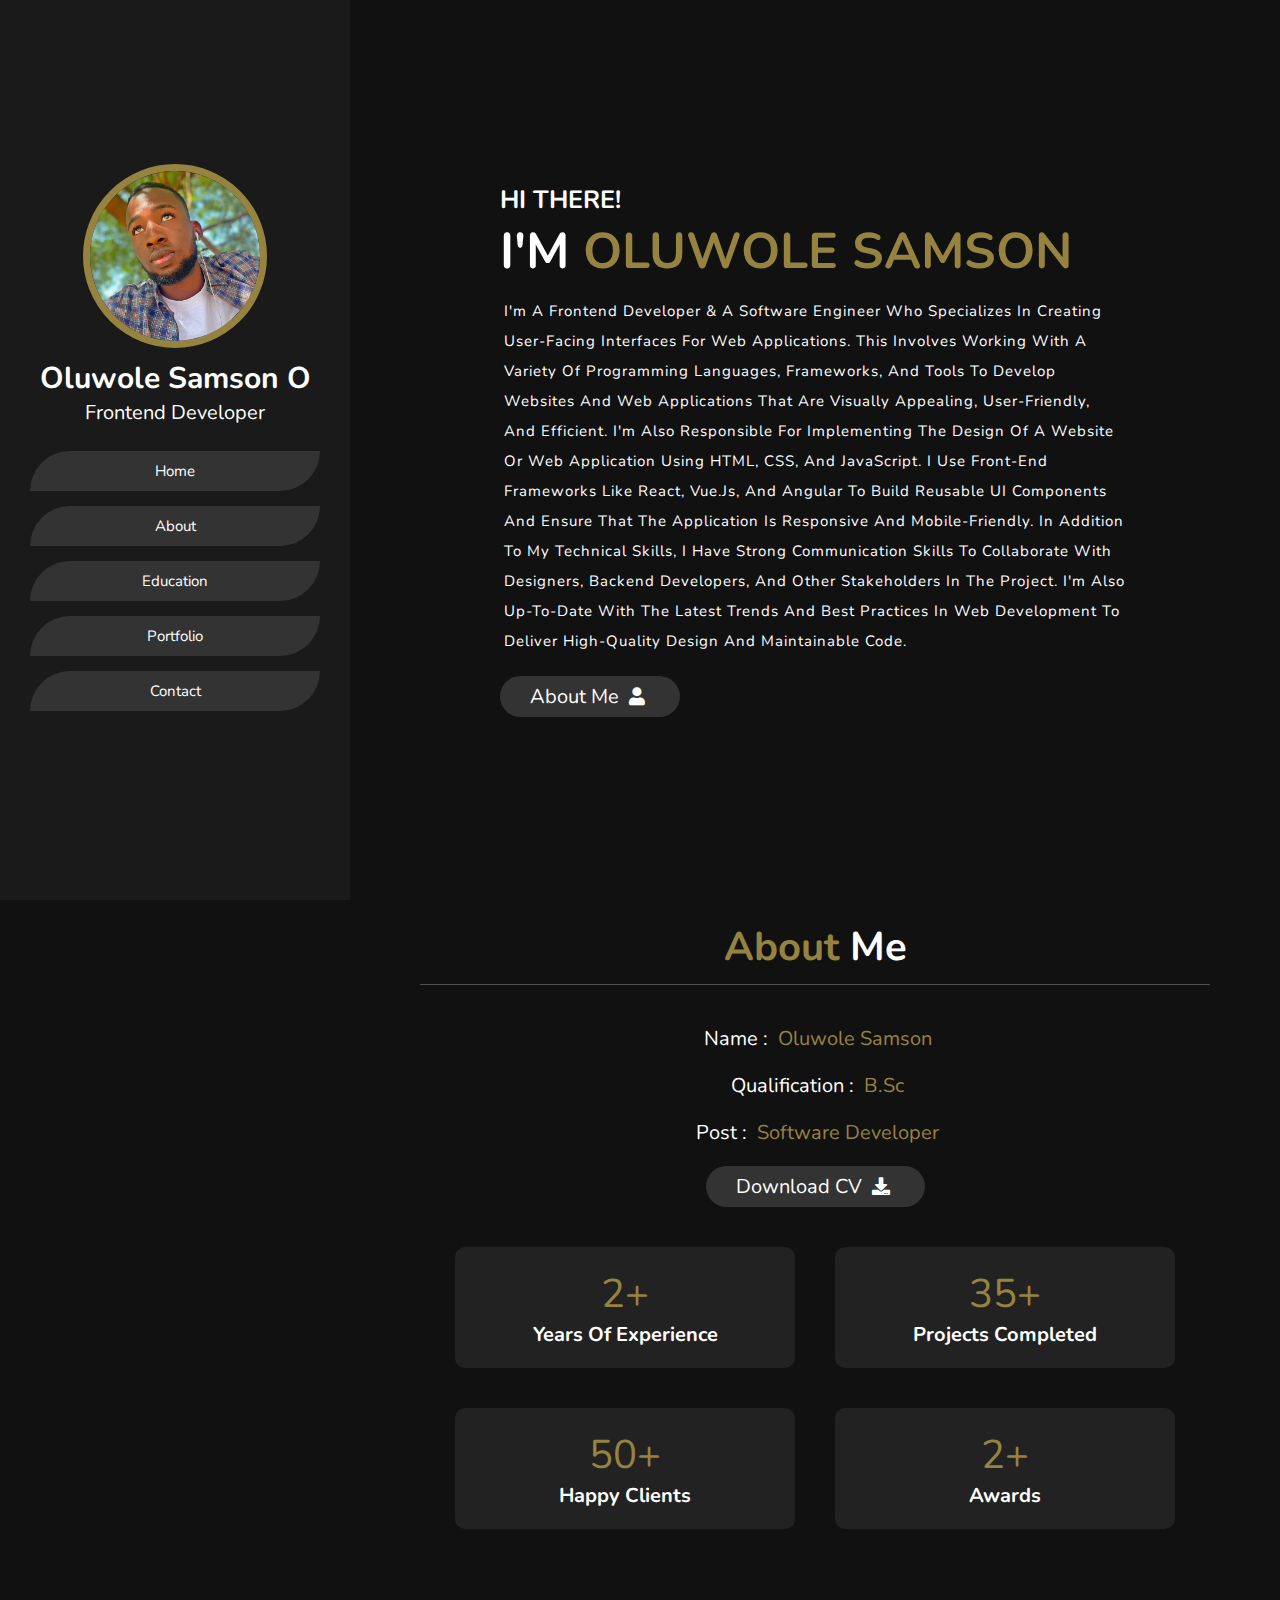
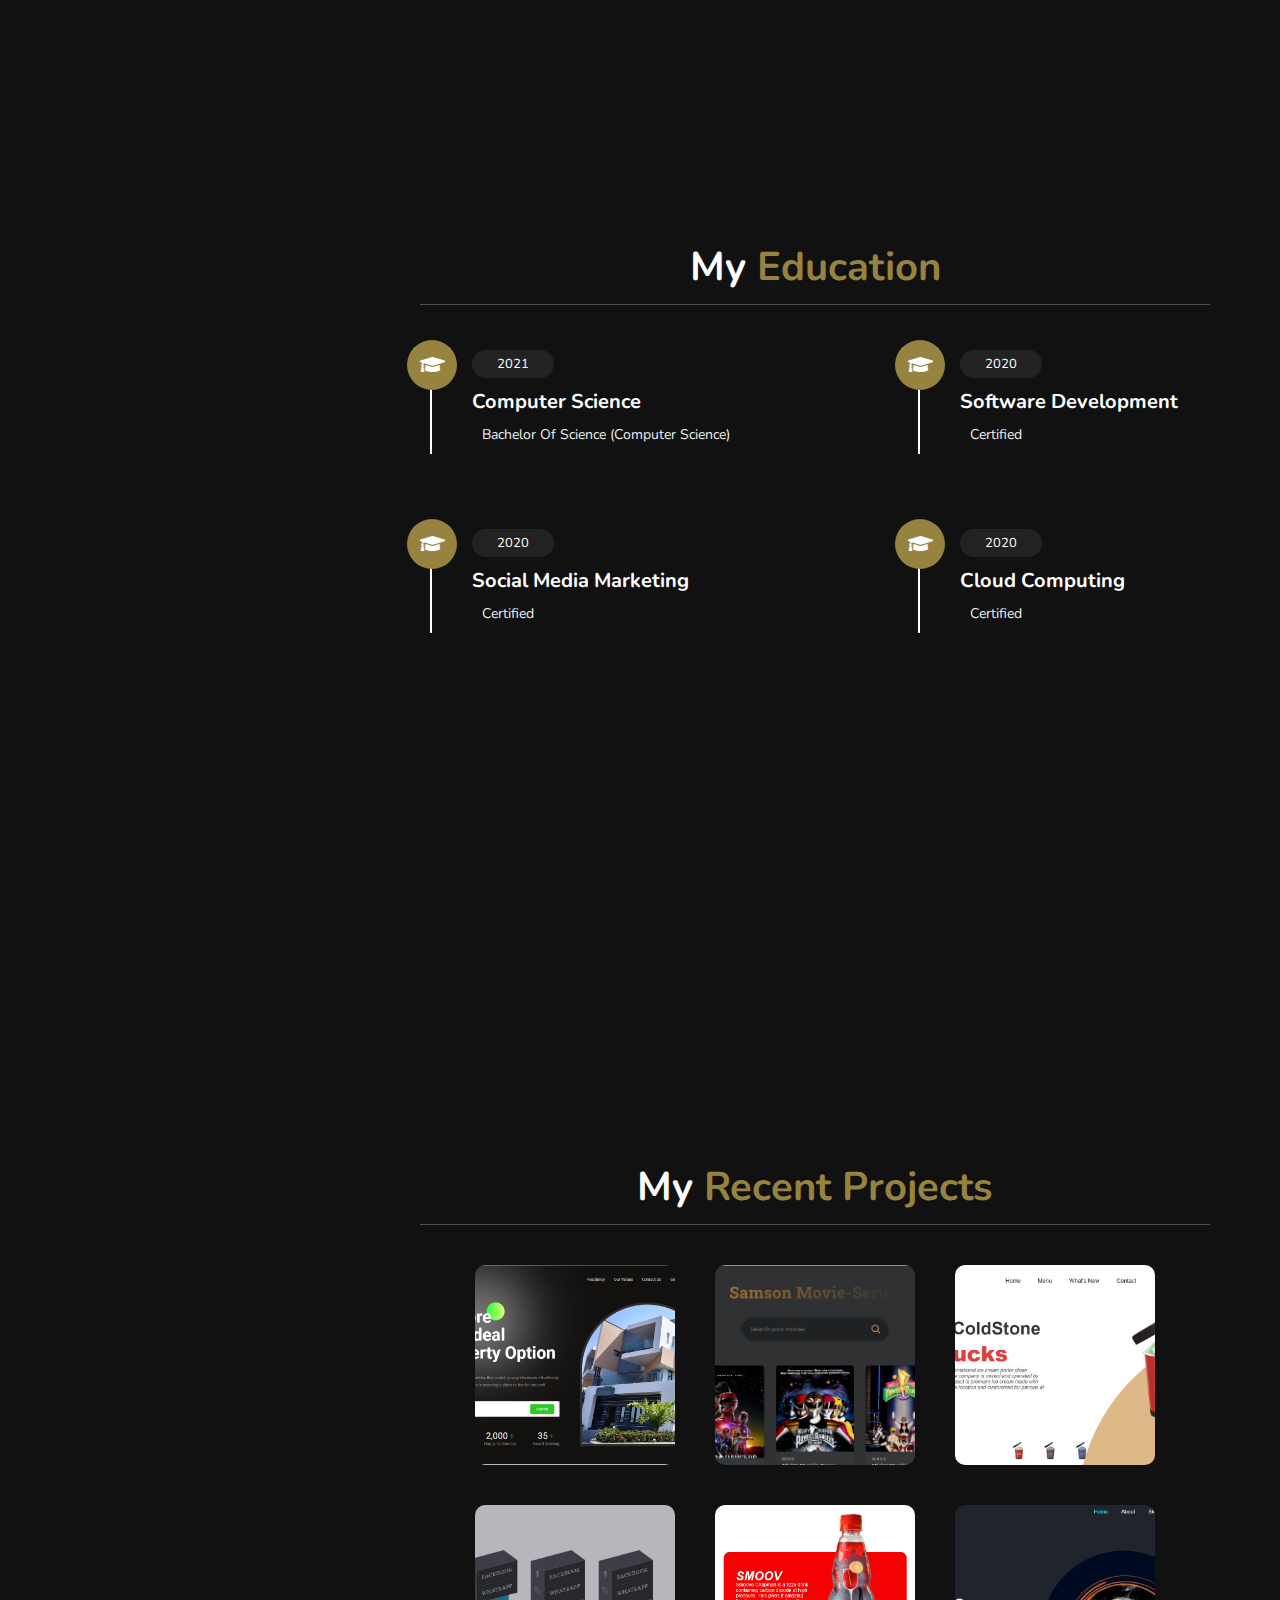
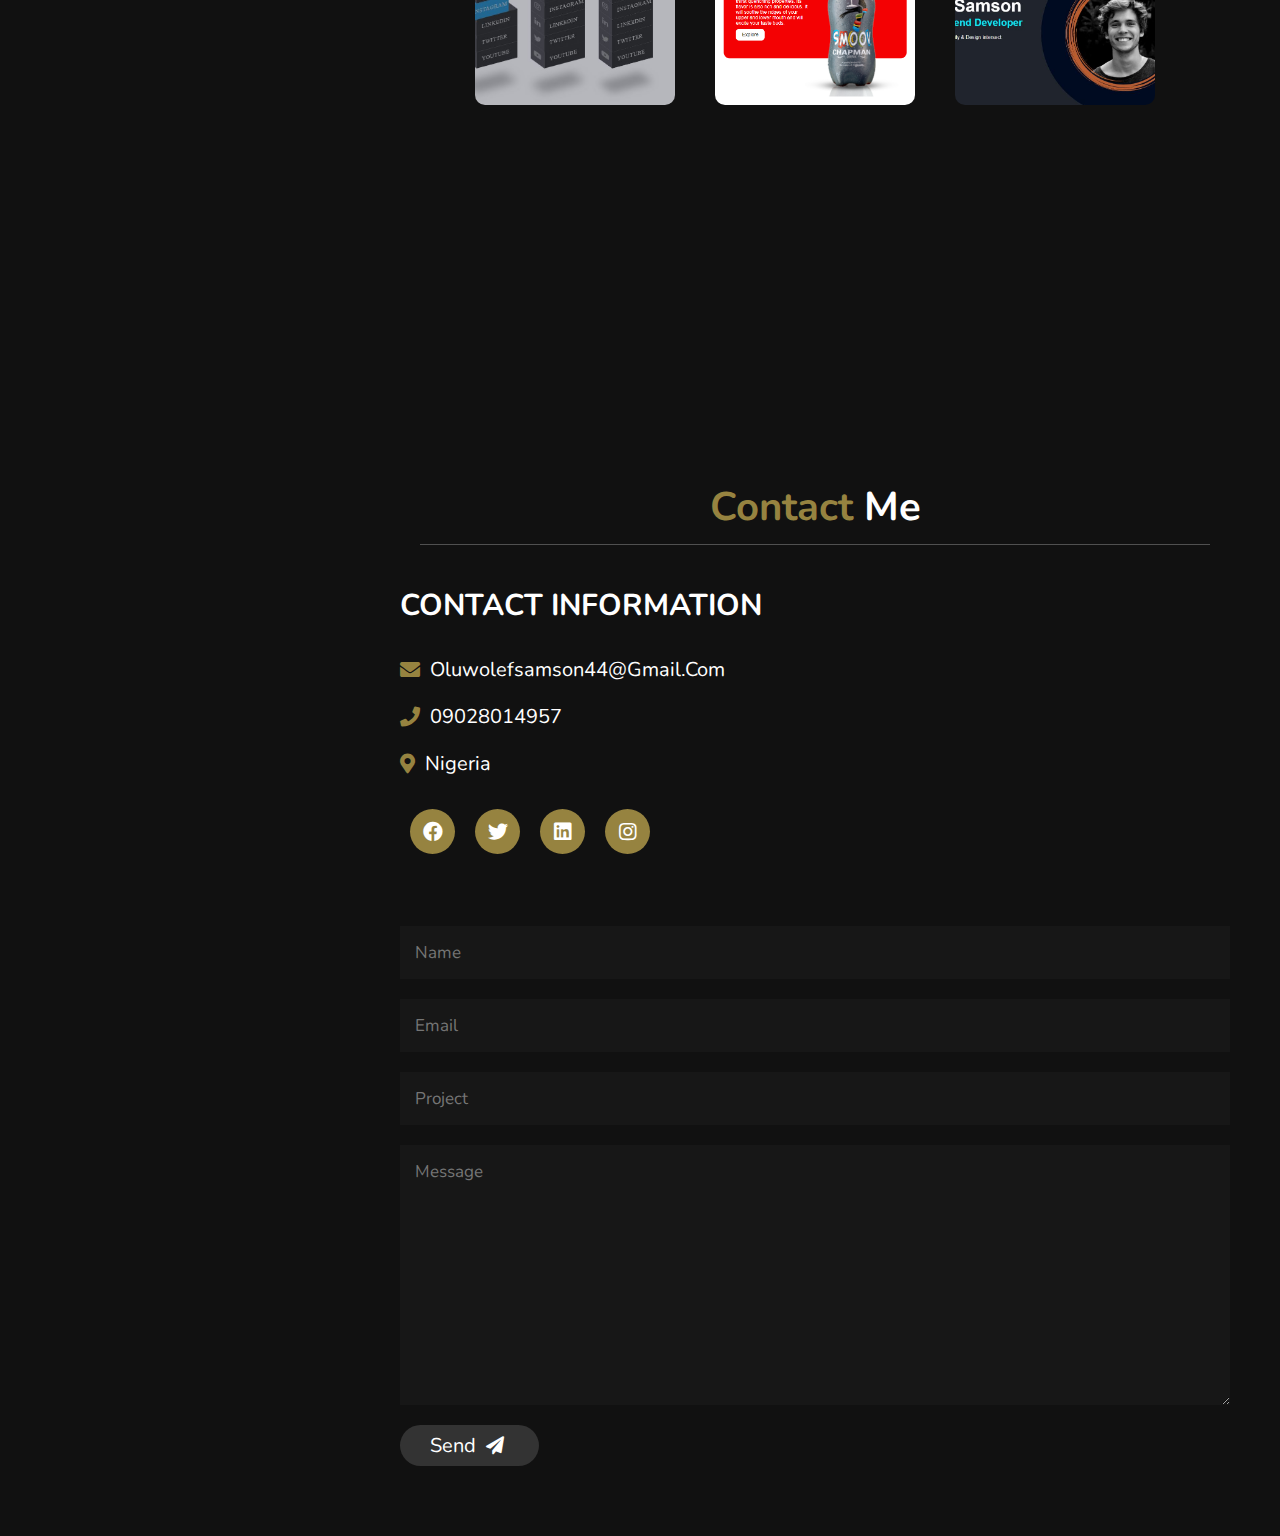
<file: index.html>
<html lang="en">
<head>
    <meta charset="UTF-8">
    <meta http-equiv="X-UA-Compatible" content="IE=edge">
    <meta name="viewport" content="width=device-width, initial-scale=1.0">
    <title>Document</title>
    <link rel="stylesheet" href="style.css">
    <link rel="stylesheet" href="https://cdnjs.cloudflare.com/ajax/libs/font-awesome/5.15.2/css/all.min.css">
</head>
<body>


    <!----header-->
    <header>

    <div class="user">
        <img src="img/profile.jpg" alt="">
        <h3 class="name">Oluwole Samson O</h3>
        <p class="post">Frontend Developer</p>
    </div>

    <nav class="navbar">
        <ul>
            <li><a href="#home">Home</a></li>
            <li><a href="#about">About</a></li>
            <li><a href="#education">Education</a></li>
            <li><a href="#portfolio">Portfolio</a></li>
            <li><a href="#contact">Contact</a></li>
        </ul>
    </nav>

</header>
<!---header section end-->


<div id="menu" class="fa fa-bars"></div>

<!----Home section-->
<section class="home" id="home">

    <h3>HI THERE!</h3>
    <h1>I'M <span>OLUWOLE SAMSON</span></h1>
    <P>I'm a frontend developer & a software engineer who specializes in creating user-facing interfaces
         for web applications. This involves working with a variety of programming languages, frameworks,
          and tools to develop websites and web applications that are visually appealing, user-friendly,
           and efficient.

        I'm also responsible for implementing the design of a website or web application
         using HTML, CSS, and JavaScript. I use front-end frameworks like React, Vue.js, and Angular to
          build reusable UI components and ensure that the application is responsive and mobile-friendly.
        
        In addition to my technical skills, i have strong communication skills to
         collaborate with designers, backend developers, and other stakeholders in the project. I'm 
         also up-to-date with the latest trends and best practices in web development to deliver high-quality design
          and maintainable code.
        </P>
        <a href="#about"><button class="btn">About Me <i class="fas fa-user"></i></button></a>
</section>

<!-----about section-->

<section class="about" id="about">
    <h1 class="heading"><span>About</span> Me</h1>
    <div class="row">
        <div class="info">
            <h3><span>Name :</span> Oluwole Samson</h3>
            <h3><span>Qualification :</span> B.sc</h3>
            <h3><span>Post :</span> Software Developer</h3>
            <a href="#"><button class="btn"> Download CV <i class="fas fa-download"></i></button></a>
        </div>

        <div class="counter">
            <div class="box">
                <span>2+</span>
                <h3>Years of Experience</h3>
            </div>

            <div class="box">
                <span>35+</span>
                <h3>Projects Completed</h3>
            </div>

            <div class="box">
                <span>50+</span>
                <h3>Happy Clients</h3>
            </div>

            <div class="box">
                <span>2+</span>
                <h3>Awards</h3>
            </div>

        </div>
    </div>
</section>

<!----educationam section-->
<section class="education" id="education">
    <h1 class="heading">My <span>Education</span></h1>
 <div class="box-container">

        <div class="box">
            <i class="fas fa-graduation-cap"></i>
            <span>2021</span>
            <h3>Computer Science</h3>
            <p>Bachelor of Science (Computer Science)</p>

        </div>


        <div class="box">
            <i class="fas fa-graduation-cap"></i>
            <span>2020</span>
            <h3>Software Development</h3>
            <p>Certified</p>

        </div>

        <div class="box">
            <i class="fas fa-graduation-cap"></i>
            <span>2020</span>
            <h3>Social Media Marketing</h3>
            <p>Certified</p>

        </div>

        <div class="box">
            <i class="fas fa-graduation-cap"></i>
            <span>2020</span>
            <h3>Cloud Computing</h3>
            <p>Certified</p>

        </div>

    </div>
</section>


<!-----portfolio section-->

<section class="portfolio" id="portfolio">

    <h1 class="heading"> My <span>Recent Projects</span></h1>
    <div class="box-container">

        <div class="box">
           <a href="https://equilibrium-website.vercel.app/"><img src="img/estate.PNG" alt=""></a> 
        </div>

        <div class="box">
            <a href="https://movie-app-delta-beryl.vercel.app/"><img src="img/movie.PNG" alt=""></a> 
         </div>

         <div class="box">
            <a href="#"><img src="img/project3.JPG" alt=""></a> 
         </div>

         <div class="box">
            <a href="#"><img src="img/project4.JPG" alt=""></a> 
         </div>

         <div class="box">
            <a href="#"><img src="img/project5.png" alt=""></a> 
         </div>

         <div class="box">
            <a href="https://samsonanimatedportfolio.netlify.app/#"><img src="img/project6.JPG" alt=""></a> 
         </div>

       

    </div>
</section>

<section class="contact" id="contact">

    <h1 class="heading"><span>Contact</span> Me</h1>

    <div class="row">

        <div class="content">
            <h3 class="title">Contact Information</h3>

            <div class="info">
                <h3><i class="fas fa-envelope"></i>oluwolefsamson44@gmail.com</h3>
                <h3><i class="fas fa-phone"></i>09028014957</h3>
                <h3><i class="fas fa-map-marker-alt"></i>Nigeria</h3>
            </div>

            <div class="social">
                <a href=""><i class="fab fa-facebook"></i></a>
                <a href="https://x.com/Oluwole77101?t=a8zf7HCvk0__TRJNeCXPdw&s=09"><i class="fab fa-twitter"></i></a>
                <a href="https://www.linkedin.com/in/oluwole-samson-875471232"><i class="fab fa-linkedin"></i></a>
                <a href="oluwole7710"><i class="fab fa-instagram"></i></a>
                
            </div>

        </div>

        <form action="text" class="box">
            <input type="text" placeholder="name" class="box">
            <input type="email" placeholder="email" class="box">
            <input type="text" placeholder="project" class="box">
            <textarea name="" id="" cols="30" rows="10" class="box" placeholder="message"></textarea>
            <button type="submit" class="btn">Send <i class="fas fa-paper-plane"></i></button>
        </form>

    </div>
</section>




    <!-----jquery cdn link-->
    <script src="https://cdnjs.cloudflare.com/ajax/libs/jquery/3.6.0/jquery.min.js"></script>
    <script src="script.js"></script>


</body>
</html>
</file>
<file: style.css>
@import url('https://fonts.googleapis.com/css2?family=Nunito:wght@200,300,400,600&display=swap');


:root{
    --yellow: #968340;
    --white: #fff;
}
*{
    margin: 0;
    padding: 0;
    font-family: 'Nunito', sans-serif;
    text-decoration: none;
    outline: none;
    border: none;
    text-transform: capitalize;
    transition: all .2s linear;
}

::selection{
    background: var(--yellow);
    color: #333;
}

html{
    font-size: 62.5%;
    overflow-x: hidden;
}

html::-webkit-scrollbar{
    width: .1rem;
}

html::-webkit-scrollbar-track{
    background: #222;
}

html::-webkit-scrollbar-thumb{
    background: var(--yellow);
}
 body{
    background: #111;
    overflow-x: hidden;
    padding-left: 35rem;
 }

 section{
    min-height: 100vh;
    padding: 1rem;
 }

 .btn{
    padding: .7rem 3rem;
    background: #333;
    color: var(--white);
    cursor: pointer;
    margin-top: 1rem;
    font-size: 2rem;
    border-radius: 5rem;
 }

 .btn i{
    padding: 0 .5rem;
    font-size: 1.8rem;
 }

 .btn:hover{
    background: var(--yellow);
 }

 .heading{
    text-align: center;
    margin: 0 6rem;
    font-size: 4rem;
    padding: 1rem;
    border-bottom: .1rem solid #fff4;
    color: var(--white);
 }
 .heading span{
    color: var(--yellow);
 }

 header{
    position: fixed;
    top: 0;
    left: 0;
    z-index: 1000;
    height: 100%;
    width: 35rem;
    background: #1a1a1a;
    display: flex;
    align-items: center;
    justify-content: center;
    flex-flow: column;
    text-align: center;
 }

 header .user img{
    height: 17rem;
    width: 17rem;
    border-radius: 50%;
    object-fit: cover;
    margin-bottom: 1rem;
    border: .7rem solid var(--yellow)
 }

 .user .name{
    font-size: 3rem;
    color: var(--white);
 }

 .user .post{
    font-size: 2rem;
    color: var(--white);
 }

 .navbar{
    width: 100%;
 }

 .navbar ul{
    list-style: none;
    padding: 1rem 3rem;
 }

 .navbar ul li a{
    display: block;
    padding: 1rem;
    margin: 1.5rem 0;
    background: #333;
    color: var(--white);
    font-size: 1.5rem;
    border-radius: 5rem 0 5rem 0;
    transition: 2s ease;
 }

 .navbar ul li a:hover{
    background: var(--yellow);
 }

 #menu{
    position: fixed;
    top: 2rem;
    right: 2rem;
    background: #333;
    color: var(--white);
    cursor: pointer;
    font-size: 2.5rem;
    padding: 1rem 1.5rem;
    z-index: 1000;
    display: none;
 }


.home{
    display: flex;
    justify-content: center;
    flex-flow: column;
    padding: 0 15rem;
}

.home h3{
    font-size: 2.5rem;
    color: var(--white);
}

.home h1{
    font-size: 5rem;
    color: var(--white);
}

.home h1 span{
    color: var(--yellow);
}

.home p{
    font-size: 1.5rem;
    color: var(--white);
    padding: 1rem 4;
    letter-spacing: .1rem;
    font-style: normal;
    line-height: 3rem;
    gap: 2rem;
}
 
.about .row{
    display: flex;
    align-items: center;
    flex-wrap: wrap;
    justify-content: center;
    padding: 1rem 0;
}

.about .row .info{
    flex: 1 1 48rem;
    padding: 2rem 1rem;
    text-align: center;
}

.about .row .info h3{
    font-size: 2rem;
    color: var(--yellow);
    padding: 1rem 0;
    font-weight: normal;
}

.about .row .info h3 span{
    color: var(--white);
    padding: 0 .5rem;

}


.about .row .counter{
    flex: 1 1 48rem;
    display: flex;
    justify-content: center;
    flex-wrap: wrap;
    
}


.about .row .counter .box{
    width: 30rem;
    background: #222;
    text-align: center;
    padding: 2rem;
    margin: 2rem;
    border-radius: 1rem;
}

.about .row .counter .box span{
    font-size: 4rem;
    color: var(--yellow);
}

.about .row .counter .box h3{
    font-size: 2rem;
    color: var(--white);
}

.education .box-container{
    display: flex;
    align-items: center;
    justify-content: space-between;
    flex-wrap: wrap;
    padding: 1rem 0;
    padding-left: 3rem;
}

.education .box-container .box{
    width: 27rem;
    margin: 4rem;
    padding-left: 4rem;
    border-left: .2rem solid var(--white);
    position: relative;
}

.education .box-container .box span{
    font-size: 1.3rem;
    background: #222;
    color: var(--white);
    border-radius: 5rem;
    padding: .5rem 2.5rem;
}

.education .box-container .box h3{
    font-size: 2rem;
    color: var(--white);
    padding-top: 1.5rem;
}

.education .box-container .box p{
    font-size: 1.4rem;
    color: #eee;
    padding: 1rem;
}

.education .box-container .box i{
    position: absolute;
    top: -1.5rem;
    left: -2.5rem;
    height: 5rem;
    width: 5rem;
    border-radius: 50%;
    line-height: 5rem;
    text-align: center;
    font-size: 2rem;
    color: var(--white);
    background: var(--yellow);
}

.portfolio .box-container{
    display: flex;
    align-items: center;
    justify-content: center;
    flex-wrap: wrap;
    padding: 2rem 0;
}

.portfolio .box-container .box{
    height: 20rem;
    width: 20rem;
    border-radius: 1rem;
    margin: 2rem;
    overflow: hidden;
    cursor: pointer;
}

.portfolio .box-container .box img{
    height: 100%;
    width: 100%;
    object-fit: cover;
    
}

.portfolio .box-container .box:hover img{
    transform: scale(1.2);
}

.contact .row{
    display: flex;
    align-items: center;
    justify-content: center;
    flex-wrap: wrap;
}

.contact .row .content{
    flex: 1 1 30rem;
    padding: 4rem;
    padding-bottom: 0;
}

.contact .row form{
    flex: 1 1 45rem;
    padding: 2rem;
    margin: 2rem;
    padding-bottom: 4rem;
}

.contact .row form .box{
    padding: 1.5rem;
    margin: 1rem 0;
    background: #3333;
    color: var(--white);
    text-transform: none;
    font-size: 1.7rem;
    width: 100%;
}

.contact .row form .box::placeholder{
    text-transform: capitalize;
}

.contact .row form .message{
    height: 15rem;
    resize: none;
}

.contact .row .content .title{
    text-transform: uppercase;
    color: var(--white);
    font-size: 3rem;
    padding-bottom: 2rem;
}

.contact .row .content .info h3{
    display: flex;
    align-items: center;
    font-size: 2rem;
    color: var(--white);
    padding: 1rem 0;
    font-weight: normal;
}

.contact .row .content .info h3 i{
    padding-right: 1rem;
    color: var(--yellow);
}

.contact .row .content .info .social{
    
    position: relative;
    width: 100%;
    height: 400px;
    background: #101010;
    display: flex;
    flex-direction: column;
    align-items: center;
    justify-content: center;
}


footer p:nth-child(1){
    font-size: 30px;
    color: #fff;
    margin-bottom: 20px;
    font-weight: bold;
}

footer p:nth-child(2){
    font-size: 17px;
    color: #fff;
    line-height: 26px;
    text-align: center;
    width: 500px;
}
.social{
    display: flex;
}

.social a{
    width: 45px;
    height: 45px;
    align-items: center;
    justify-content: center;
    background: var(--yellow);
    border-radius: 60%;
    margin: 22px 10px;
    display: flex;
    color: #fff;
    text-decoration: none;
    font-size: 20px;
}

.social a:hover{
    background-color: transparent;
    border: 2px solid #f9004d;
    cursor: pointer;   
    transition: 1s;
    transform: scale(1.3);
}

.end{
    font-size: 14px;
    color: var(--yellow);
    position: absolute; 
    bottom: 35px; 
}





























































@media (max-width: 1200px){
    html{
        font-size: 55%;
    }
    .home{
        padding: 1rem 4rem;
    }

 }

 
 @media (max-width: 991px){
    header{
        left: -120%;
    }

    #menu{
        display: block;
     }
    
     header.toggle{
        left: 0%;
     }

     body{
        padding: 0;
    }

 }

 @media (max-width: 400px){
    header{
        width: 100vw;
    }

    .heading{
        margin: 0 3rem;
    }

    .about .row .counter .box{
        width: 100%;
    }

    .education .box-container .box{
        width: 100%;
    }

    .portfolio .box-container .box{
        width: 100%;
    }
    .contact .row form {
        margin: 3rem 0;
    }

 }

 @media screen and (max-width: 600px){
    h1{
        font-size: 30px;
        line-height: 50px;
    }
}
</file>
